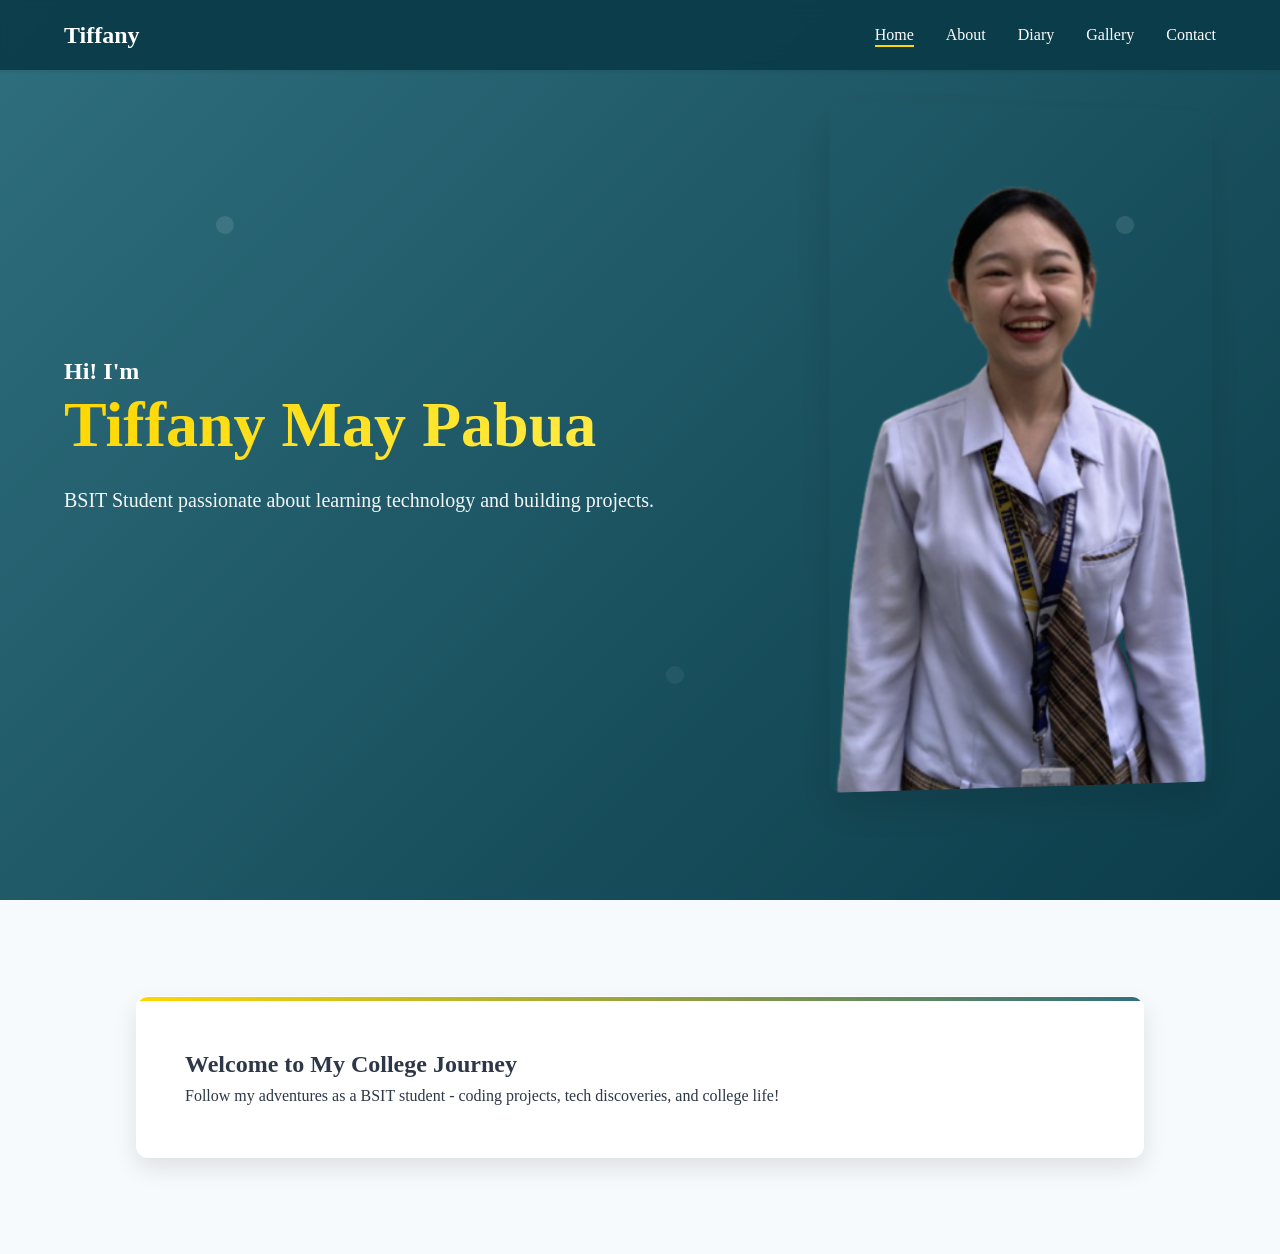
<file: index.html>
<!DOCTYPE html>
<html lang="en">
<head>
    <meta charset="UTF-8">
    <meta name="viewport" content="width=device-width, initial-scale=1.0">
    <title>Tiffany's College Diary</title>
    <link rel="stylesheet" href="style.css">
    <link href="https://fonts.googleapis.com/css2?family=Poppins:wght@300;400;500;600;700&display=swap" rel="stylesheet">
</head>
<body>
    <!-- Navbar -->
    <nav class="navbar">
        <h1 class="logo">Tiffany</h1>
        <ul>
            <li><a href="index.html" class="active">Home</a></li>
            <li><a href="about.html">About</a></li>
            <li><a href="diary.html">Diary</a></li>
            <li><a href="gallery.html">Gallery</a></li>
            <li><a href="contact.html">Contact</a></li>
        </ul>
    </nav>

    <!-- Hero Section -->
    <section class="hero">
        <div class="hero-text">
            <h2>Hi! I'm</h2>
            <h1>Tiffany May Pabua</h1>
            <p>BSIT Student passionate about learning technology and building projects.</p>
    
        </div>
        <div class="hero-image">
            <img src="download.png" alt="Tiffany May Pabua - BSIT Student">
        </div>
    </section>

    <!-- Quick About -->
    <div class="container">
        <div class="card">
            <h2>Welcome to My College Journey</h2>
            <p>Follow my adventures as a BSIT student - coding projects, tech discoveries, and college life!</p>
        </div>
    </div>
</body>
</html>
</file>
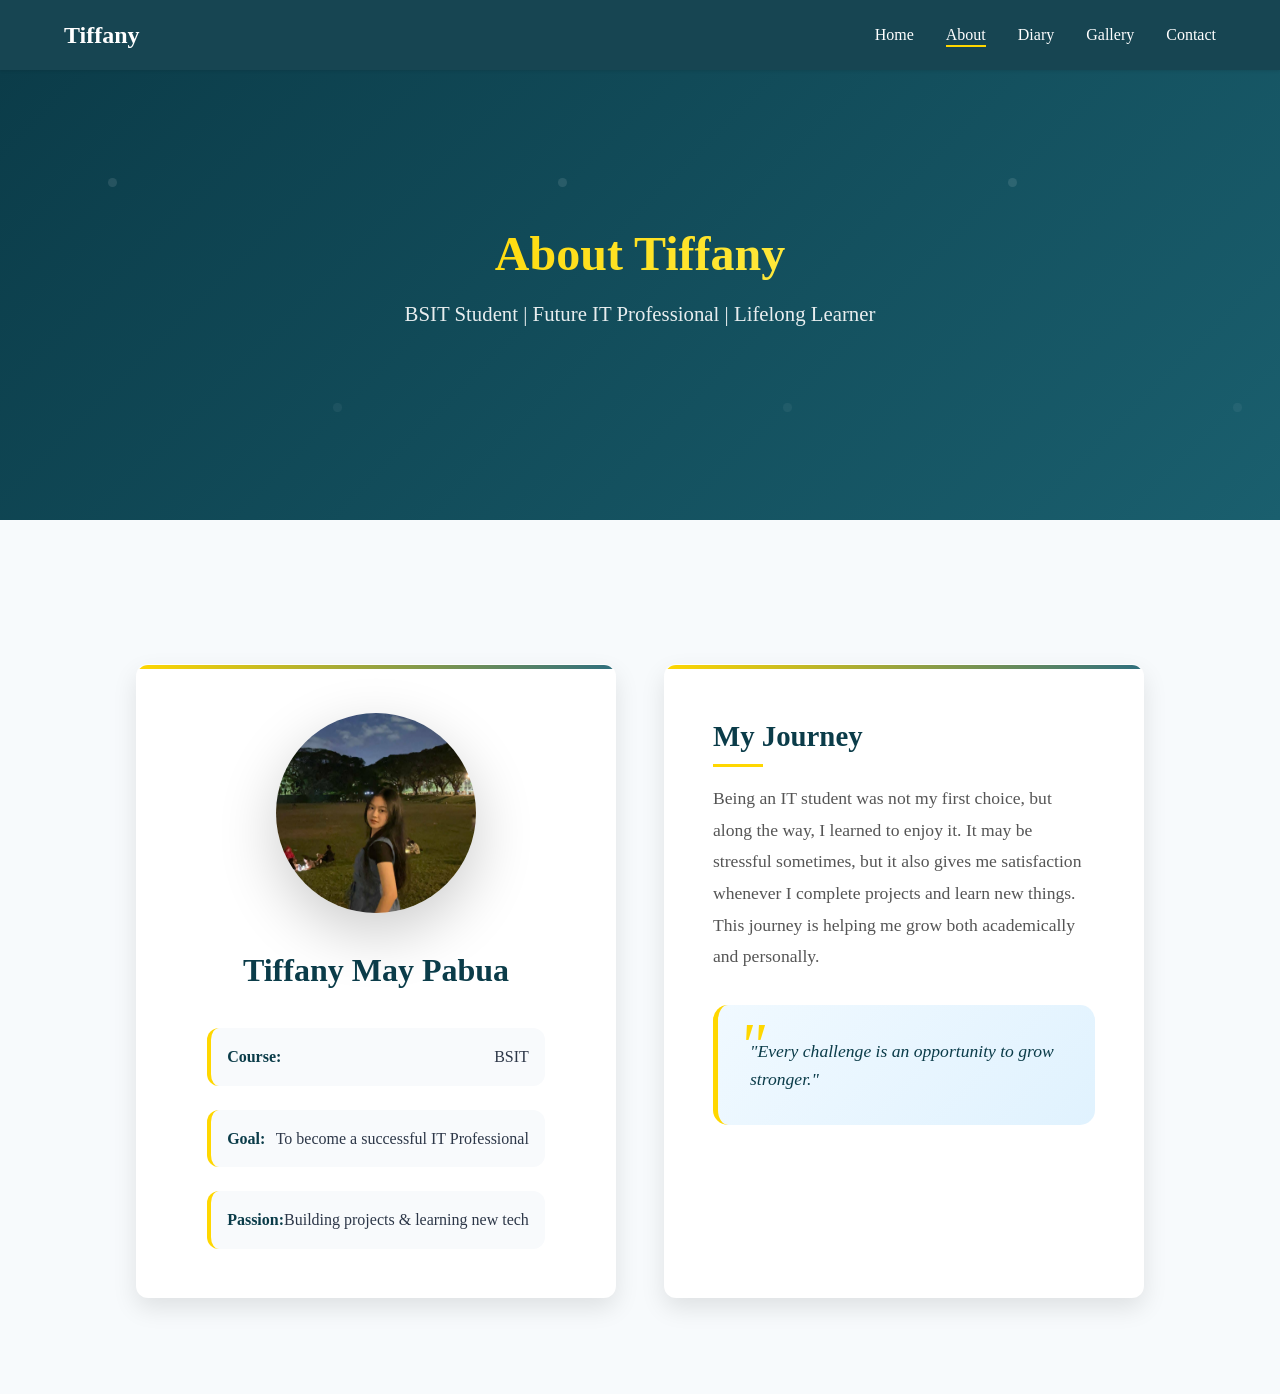
<file: about.html>
<!DOCTYPE html>
<html lang="en">
<head>
    <meta charset="UTF-8">
    <meta name="viewport" content="width=device-width, initial-scale=1.0">
    <title>About Me - Tiffany</title>
    <link rel="stylesheet" href="style.css">
    <link href="https://fonts.googleapis.com/css2?family=Poppins:wght@300;400;500;600;700&display=swap" rel="stylesheet">
</head>
<body>
    <!-- Navbar -->
    <nav class="navbar">
        <h1 class="logo">Tiffany</h1>
        <ul>
            <li><a href="index.html">Home</a></li>
            <li><a href="about.html" class="active">About</a></li>
            <li><a href="diary.html">Diary</a></li>
            <li><a href="gallery.html">Gallery</a></li>
            <li><a href="contact.html">Contact</a></li>
        </ul>
    </nav>

    <!-- Hero Header -->
    <section class="hero hero-about">
        <div class="hero-text">
            <h1>About Tiffany</h1>
            <p>BSIT Student | Future IT Professional | Lifelong Learner</p>
        </div>
    </section>

    <!-- About Content -->
    <div class="container">
        <div class="about-grid">
            <!-- Profile Card -->
            <div class="card profile-card">
                <div class="profile-image">
                    <img src="profifle.jpg" alt="Tiffany Pabua">
                </div>
                <div class="profile-info">
                    <h2>Tiffany May Pabua</h2>
                    <div class="info-list">
                        <div class="info-item">
                            <strong>Course:</strong>
                            <span>BSIT</span>
                        </div>
                        <div class="info-item">
                            <strong>Goal:</strong>
                            <span>To become a successful IT Professional</span>
                        </div>
                        <div class="info-item">
                            <strong>Passion:</strong>
                            <span>Building projects & learning new tech</span>
                        </div>
                    </div>
                </div>
            </div>

            <!-- Story Card -->
            <div class="card story-card">
                <h3>My Journey</h3>
                <p>
                    Being an IT student was not my first choice, but along the way, 
                    I learned to enjoy it. It may be stressful sometimes, but it also 
                    gives me satisfaction whenever I complete projects and learn new things. 
                    This journey is helping me grow both academically and personally.
                </p>
                <blockquote>
                    "Every challenge is an opportunity to grow stronger."
                </blockquote>
                
            </div>
        </div>
    </div>
</body>
</html>
</file>
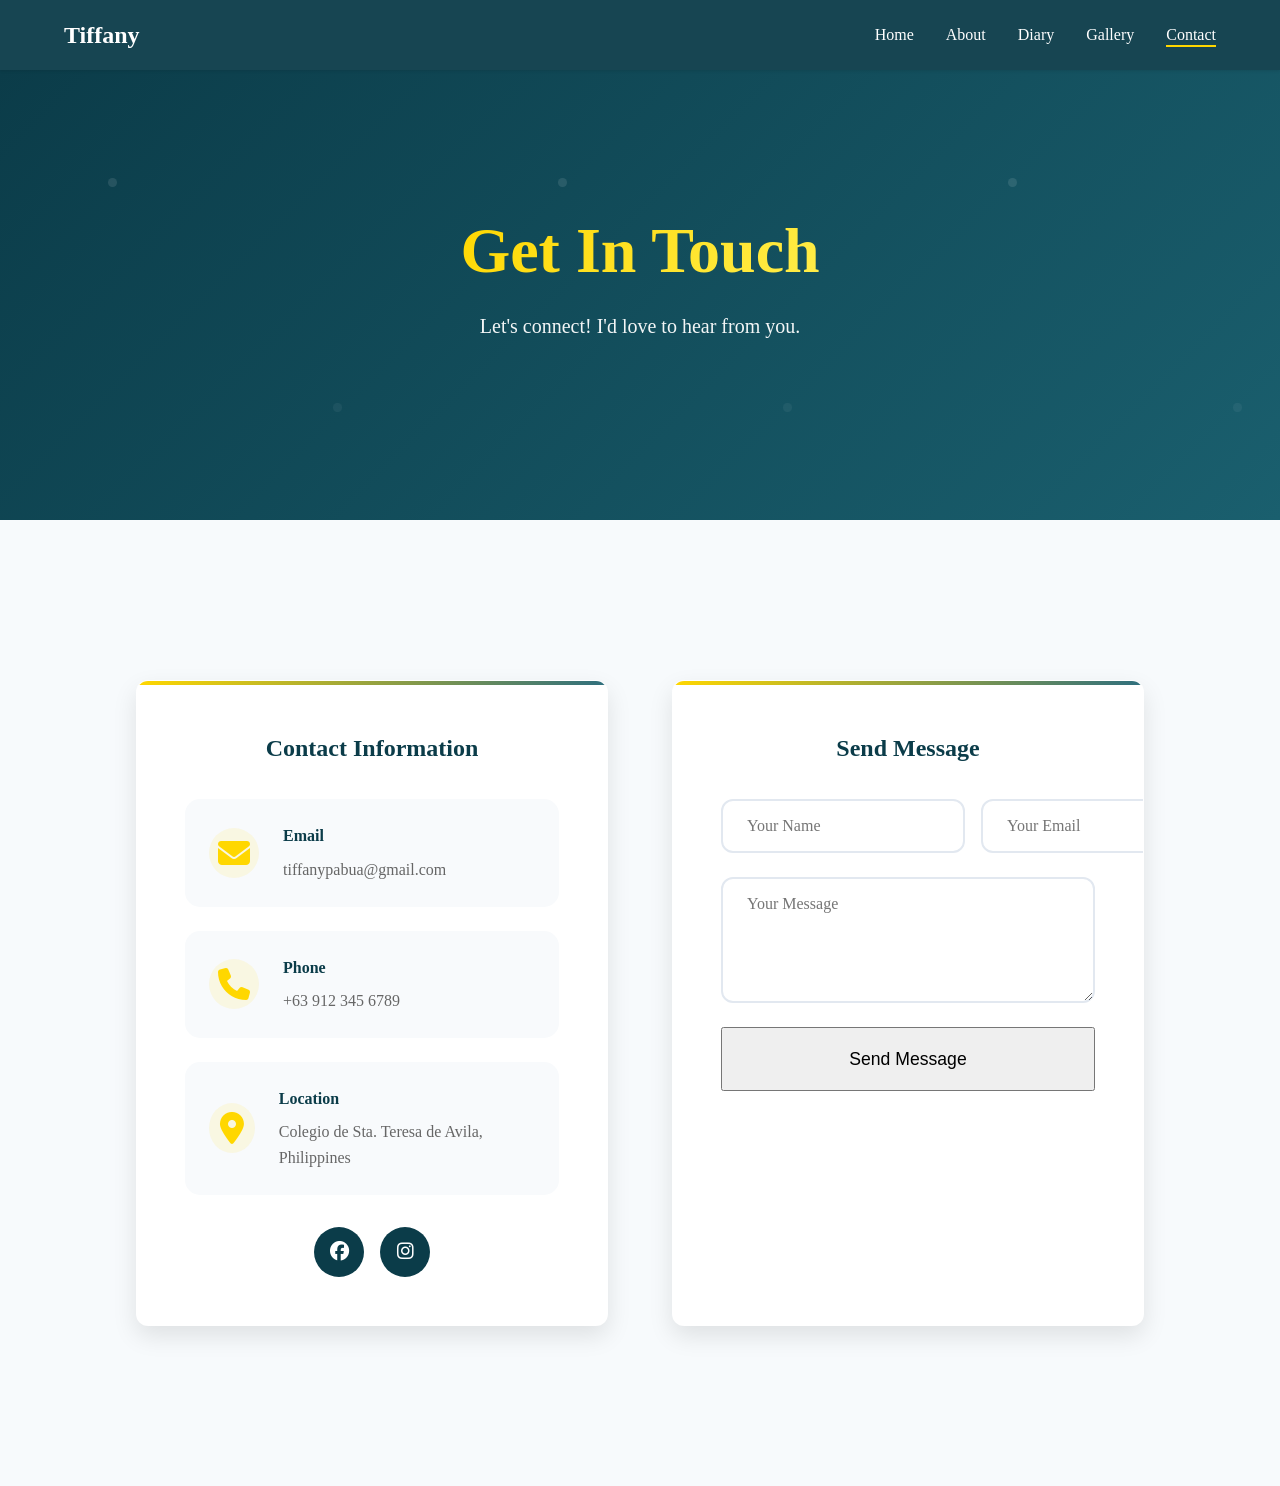
<file: contact.html>
<!DOCTYPE html>
<html lang="en">
<head>
    <meta charset="UTF-8">
    <meta name="viewport" content="width=device-width, initial-scale=1.0">
    <title>Contact - Tiffany</title>
    <link rel="stylesheet" href="style.css">
    <link href="https://fonts.googleapis.com/css2?family=Poppins:wght@300;400;500;600;700&display=swap" rel="stylesheet">
    <link rel="stylesheet" href="https://cdnjs.cloudflare.com/ajax/libs/font-awesome/6.4.0/css/all.min.css">
</head>
<body>
    <!-- Navbar -->
    <nav class="navbar">
        <h1 class="logo">Tiffany</h1>
        <ul>
            <li><a href="index.html">Home</a></li>
            <li><a href="about.html">About</a></li>
            <li><a href="diary.html">Diary</a></li>
            <li><a href="gallery.html">Gallery</a></li>
            <li><a href="contact.html" class="active">Contact</a></li>
        </ul>
    </nav>

    <!-- Hero Header -->
    <section class="hero hero-contact">
        <div class="hero-text">
            <h1>Get In Touch</h1>
            <p>Let's connect! I'd love to hear from you.</p>
        </div>
    </section>

    <!-- Contact Section -->
    <div class="container">
        <div class="contact-grid">
            <!-- Contact Info -->
            <div class="card contact-info">
                <h2>Contact Information</h2>
                <div class="contact-item">
                    <i class="fas fa-envelope"></i>
                    <div>
                        <h4>Email</h4>
                        <p>tiffanypabua@gmail.com</p>
                    </div>
                </div>
                <div class="contact-item">
                    <i class="fas fa-phone"></i>
                    <div>
                        <h4>Phone</h4>
                        <p>+63 912 345 6789</p>
                    </div>
                </div>
                <div class="contact-item">
                    <i class="fas fa-map-marker-alt"></i>
                    <div>
                        <h4>Location</h4>
                        <p>Colegio de Sta. Teresa de Avila, Philippines</p>
                    </div>
                </div>
                <div class="social-links">
                    <a href="#" class="social-btn"><i class="fab fa-facebook"></i></a>
                    <a href="#" class="social-btn"><i class="fab fa-instagram"></i></a>
                </div>
            </div>

            <!-- Contact Form -->
           <div class="card contact-form-card">
    <h2>Send Message</h2>
    <form class="contact-form" id="contactForm">
        <div class="form-group">
            <input type="text" name="name" placeholder="Your Name" required>
            <input type="email" name="email" placeholder="Your Email" required>
        </div>
        
        <div class="form-group">
            <textarea name="message" placeholder="Your Message" rows="5" required></textarea>
        </div>
        <button type="submit" class="cta-btn full-width">Send Message</button>
        <div id="formMessage" style="margin-top: 1rem; display: none;"></div>
    </form>
</div>
        </div>

</body>
</html>
</file>
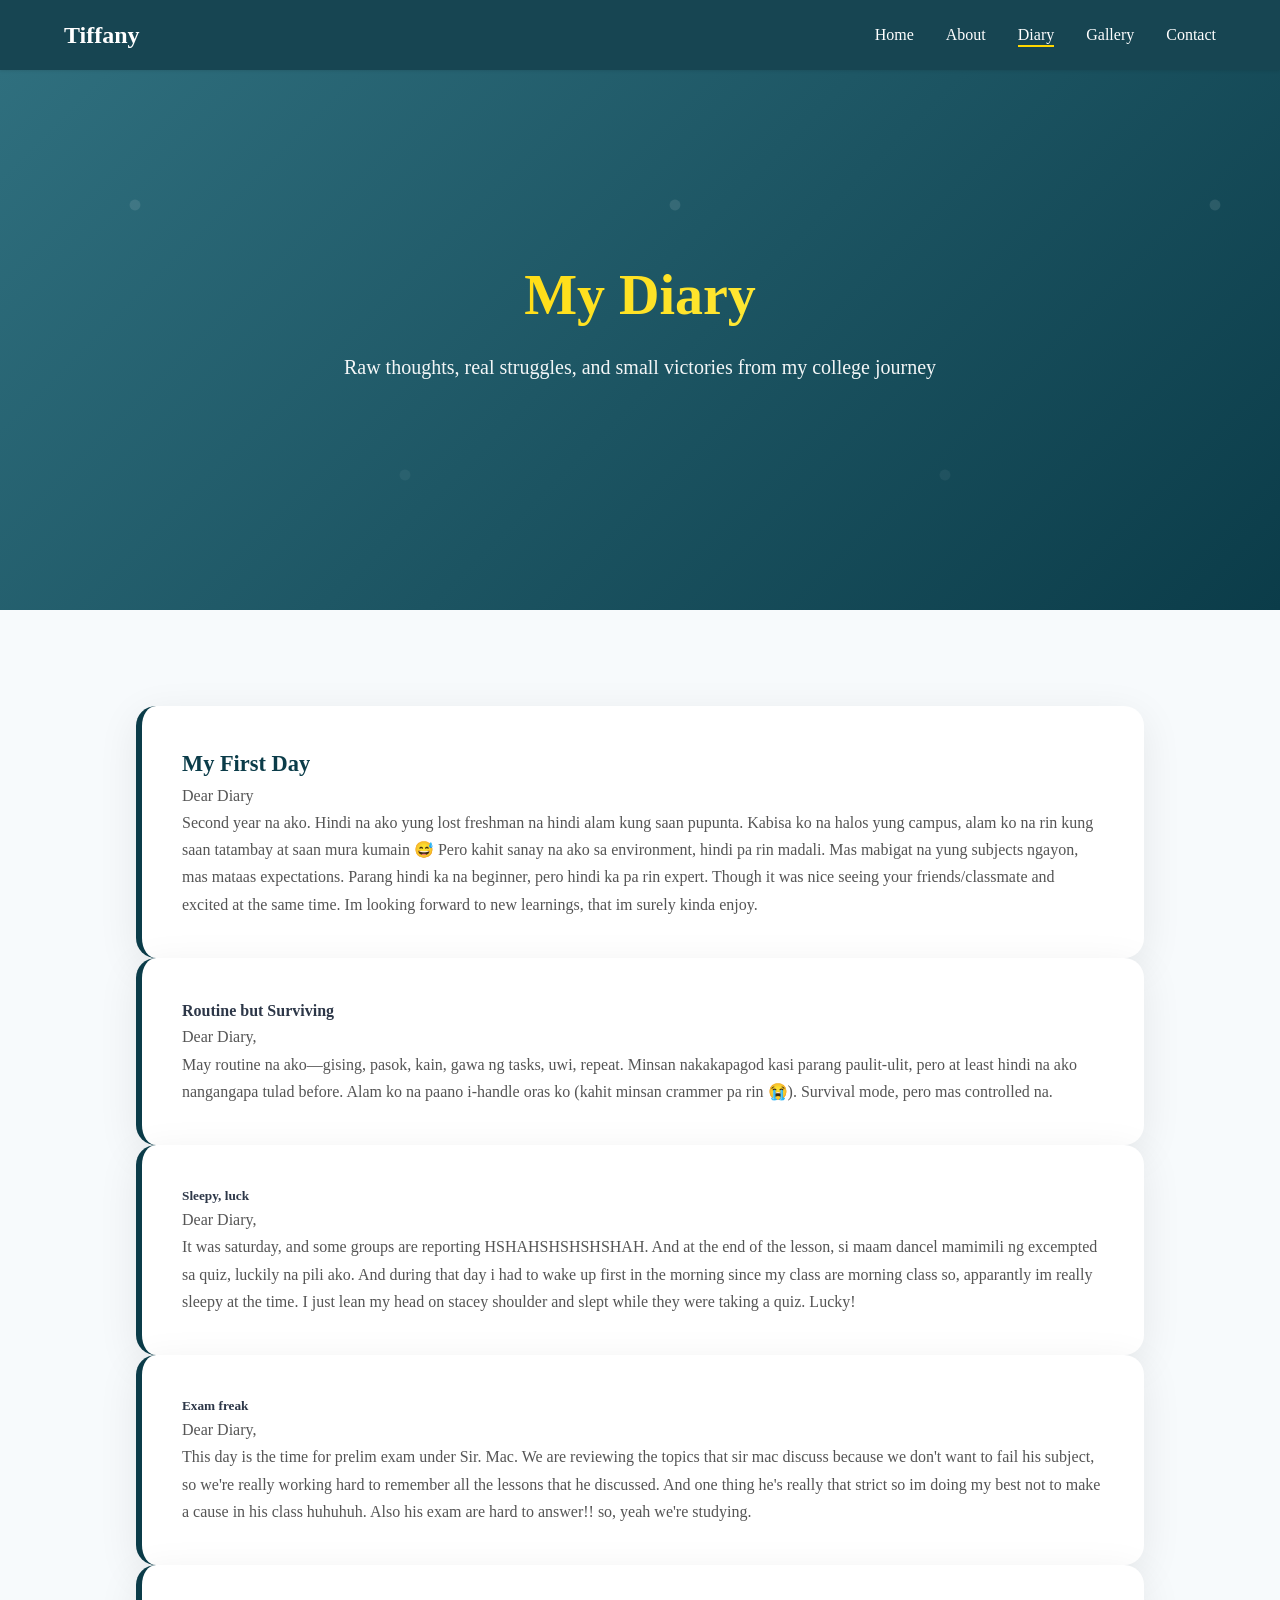
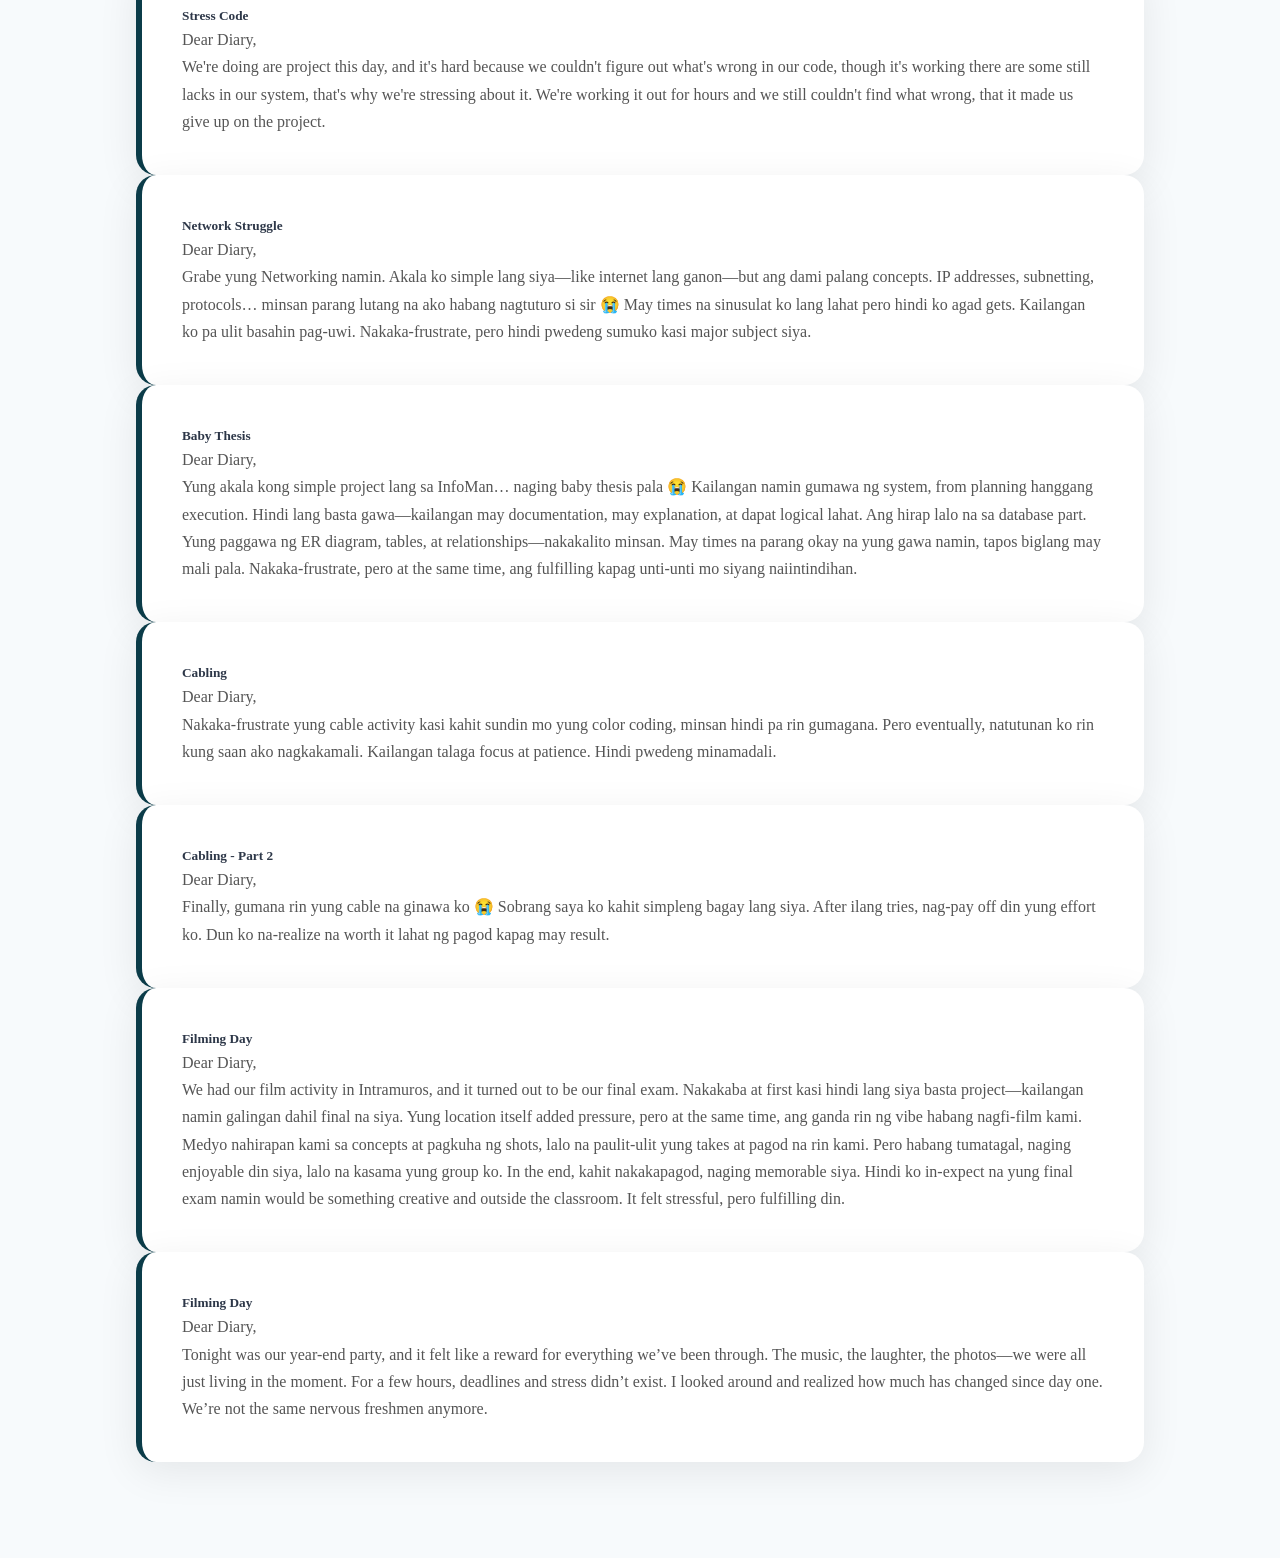
<file: diary.html>
<!DOCTYPE html>
<html lang="en">
<head>
    <meta charset="UTF-8">
    <meta name="viewport" content="width=device-width, initial-scale=1.0">
    <title>My Diary - Tiffany</title>
    <link rel="stylesheet" href="style.css">
    <link href="https://fonts.googleapis.com/css2?family=Poppins:wght@300;400;500;600;700&display=swap" rel="stylesheet">
</head>
<body>
    <!-- Navbar -->
    <nav class="navbar">
        <h1 class="logo">Tiffany</h1>
        <ul>
            <li><a href="index.html">Home</a></li>
            <li><a href="about.html">About</a></li>
            <li><a href="diary.html" class="active">Diary</a></li>
            <li><a href="gallery.html">Gallery</a></li>
            <li><a href="contact.html">Contact</a></li>
        </ul>
    </nav>

    <!-- Hero Header -->
    <section class="hero hero-diary">
        <div class="hero-text">
            <h1>My Diary</h1>
            <p>Raw thoughts, real struggles, and small victories from my college journey</p>
        </div>
    </section>

<div class="container">

<div class="diary-entry">
<h3>My First Day</h3>
<p>Dear Diary </p>
<p>Second year na ako. Hindi na ako yung lost freshman na hindi alam kung saan pupunta. Kabisa ko na halos yung campus, alam ko na rin kung saan tatambay at saan mura kumain
😅 Pero kahit sanay na ako sa environment, hindi pa rin madali. Mas mabigat na yung subjects ngayon, mas mataas expectations.
 Parang hindi ka na beginner, pero hindi ka pa rin expert. Though it was nice seeing your friends/classmate and excited at the same time. Im looking forward to new learnings, that im surely kinda enjoy.</p>
</div>

<div class="diary-entry">
<h4>Routine but Surviving</h4>
<p>Dear Diary,</p>
<p> May routine na ako—gising, pasok, kain, gawa ng tasks, uwi, repeat. Minsan nakakapagod kasi parang paulit-ulit, pero at least hindi na ako nangangapa tulad before. 
Alam ko na paano i-handle oras ko (kahit minsan crammer pa rin 😭). Survival mode, pero mas controlled na.</p>
</div>

<div class="diary-entry">
<h5>Sleepy, luck</h5>
<p>Dear Diary,</p>
<p>It was saturday, and some groups are reporting HSHAHSHSHSHSHAH. And at the end of the lesson, si maam dancel mamimili ng excempted sa quiz, luckily na pili ako. 
And during that day i had to wake up first in the morning since my class are morning class so, apparantly im really sleepy at the time.
I just lean my head on stacey shoulder and slept while they were taking a quiz. Lucky!</p>
</div>

<div class="diary-entry">
<h5>Exam freak</h5>
<p>Dear Diary,</p>
<p>This day is the time for prelim exam under Sir. Mac. We are reviewing the topics that sir mac discuss because we don't want to fail his subject, so we're really working hard to remember all the lessons that he discussed.
 And one thing he's really that strict so im doing my best not to make a cause in his class huhuhuh. Also his exam are hard to answer!! so, yeah we're studying.</p>
</div>

<div class="diary-entry">
<h5>Stress Code</h5>
<p>Dear Diary,</p>
<p> We're doing are project this day, and it's hard because we couldn't figure out what's wrong in our code, though it's working there are some still lacks in our system, that's why we're stressing about it. We're working it out for hours and we still couldn't find what wrong, that it made us give up on the project.</p>
</div>

<div class="diary-entry">
<h5>Network Struggle</h5>
<p>Dear Diary,</p>
<p> Grabe yung Networking namin. Akala ko simple lang siya—like internet lang ganon—but ang dami palang concepts. IP addresses, subnetting, protocols… minsan parang lutang na ako habang nagtuturo si sir 😭 
May times na sinusulat ko lang lahat pero hindi ko agad gets. Kailangan ko pa ulit basahin pag-uwi. Nakaka-frustrate, pero hindi pwedeng sumuko kasi major subject siya.</p>
</div>

<div class="diary-entry">
<h5>Baby Thesis</h5>
<p>Dear Diary,</p>
<p>Yung akala kong simple project lang sa InfoMan… naging baby thesis pala 😭 Kailangan namin gumawa ng system, from planning hanggang execution. Hindi lang basta gawa—kailangan may documentation, may explanation, at dapat logical lahat.
 Ang hirap lalo na sa database part. Yung paggawa ng ER diagram, tables, at relationships—nakakalito minsan. May times na parang okay na yung gawa namin, tapos biglang may mali pala. Nakaka-frustrate, pero at the same time, ang fulfilling kapag unti-unti mo siyang naiintindihan.</p>
</div>

<div class="diary-entry">
<h5>Cabling</h5>
<p>Dear Diary,</p>
<p>Nakaka-frustrate yung cable activity kasi kahit sundin mo yung color coding, minsan hindi pa rin gumagana. Pero eventually, natutunan ko rin kung saan ako nagkakamali. Kailangan talaga focus at patience. Hindi pwedeng minamadali.</p>
</div>

<div class="diary-entry">
<h5>Cabling - Part 2</h5>
<p>Dear Diary,</p>
<p>Finally, gumana rin yung cable na ginawa ko 😭 Sobrang saya ko kahit simpleng bagay lang siya. After ilang tries, nag-pay off din yung effort ko. Dun ko na-realize na worth it lahat ng pagod kapag may result.</p>
</div>

<div class="diary-entry">
<h5>Filming Day</h5>
<p>Dear Diary,</p>
<p>We had our film activity in Intramuros, and it turned out to be our final exam. Nakakaba at first kasi hindi lang siya basta project—kailangan namin galingan dahil final na siya. Yung location itself added pressure, pero at the same time, ang ganda rin ng vibe habang nagfi-film kami.
Medyo nahirapan kami sa concepts at pagkuha ng shots, lalo na paulit-ulit yung takes at pagod na rin kami. Pero habang tumatagal, naging enjoyable din siya, lalo na kasama yung group ko.
In the end, kahit nakakapagod, naging memorable siya. Hindi ko in-expect na yung final exam namin would be something creative and outside the classroom. It felt stressful, pero fulfilling din.</p>
</div>
 
<div class="diary-entry">
<h5>Filming Day</h5>
<p>Dear Diary,</p>
<p>Tonight was our year-end party, and it felt like a reward for everything we’ve been through. The music, the laughter, the photos—we were all just living in the moment. For a few hours, deadlines and stress didn’t exist.
I looked around and realized how much has changed since day one. We’re not the same nervous freshmen anymore.</p>
</div>
 

</body>
</html>
</file>
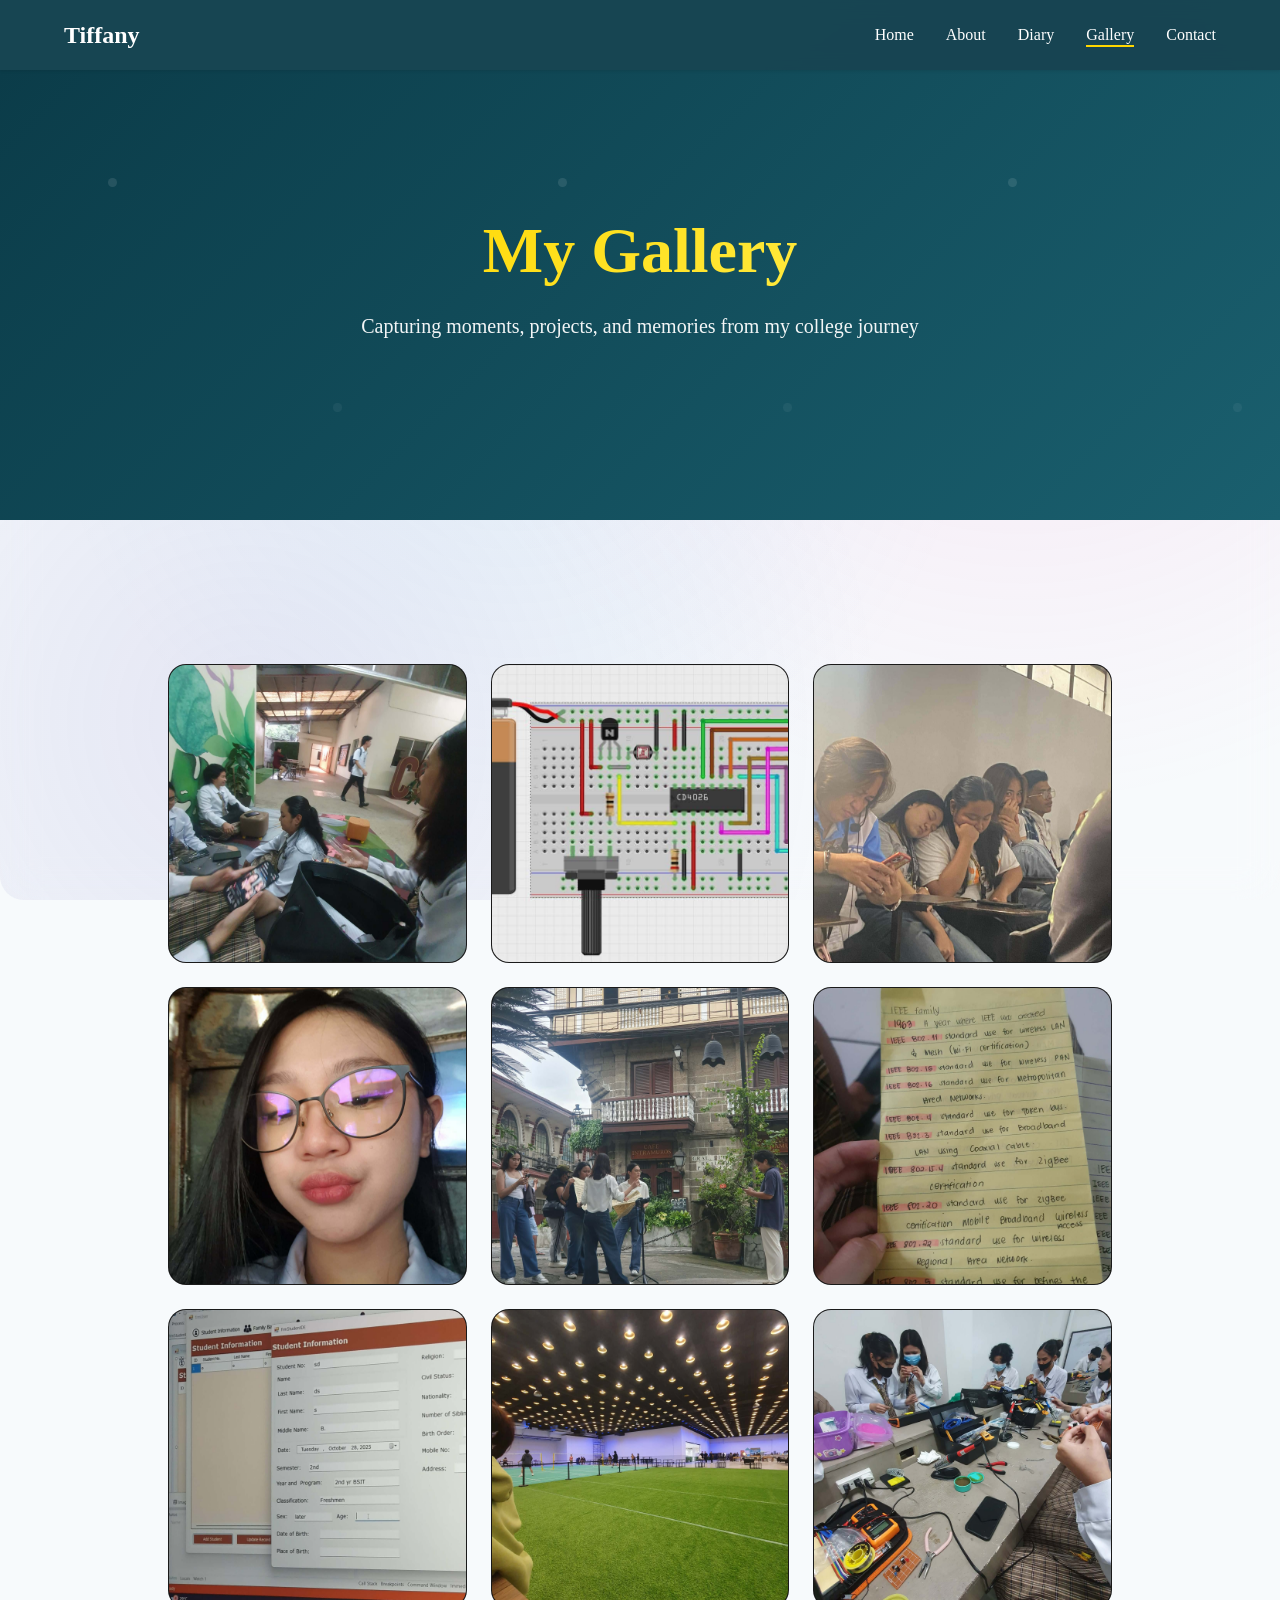
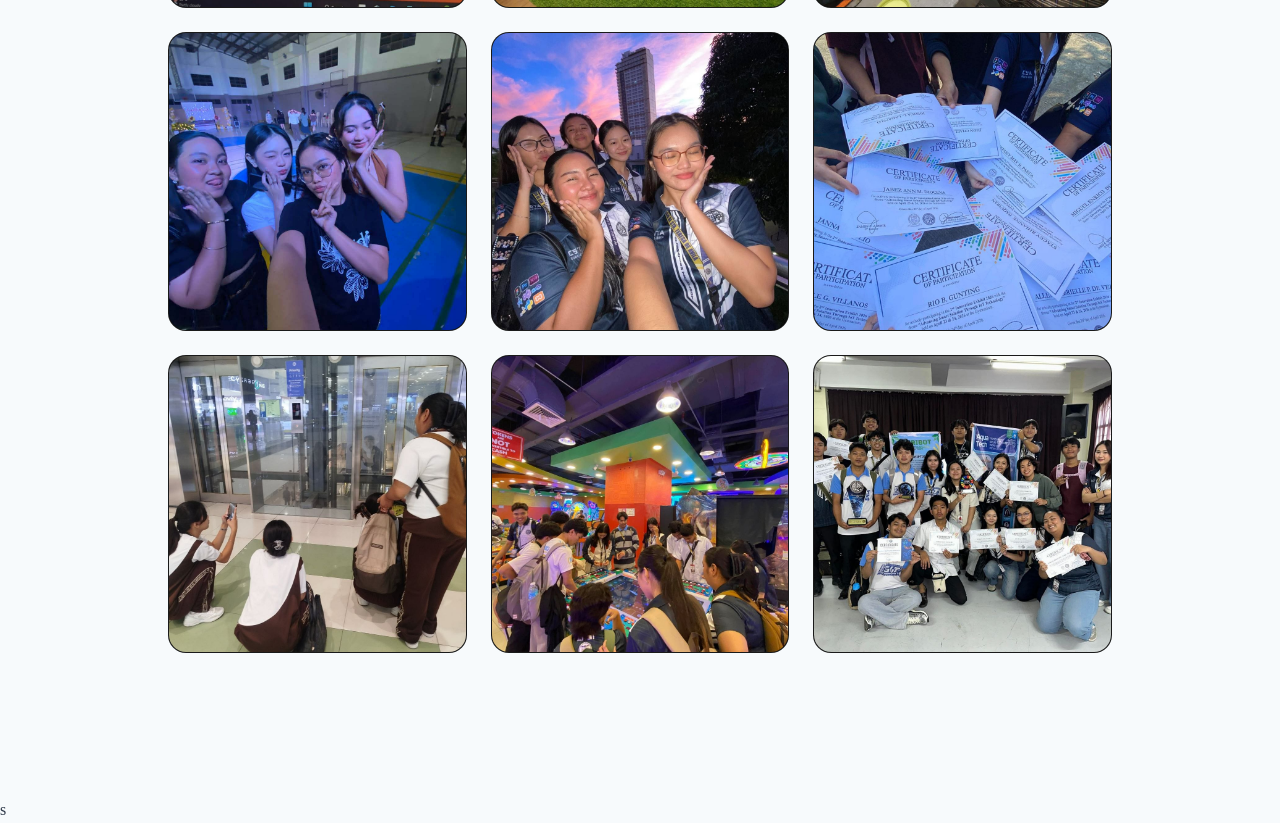
<file: gallery.html>
<!DOCTYPE html>
<html lang="en">
<head>
    <meta charset="UTF-8">
    <meta name="viewport" content="width=device-width, initial-scale=1.0">
    <title>Gallery - Tiffany</title>
    <link rel="stylesheet" href="style.css">
    <link href="https://fonts.googleapis.com/css2?family=Poppins:wght@300;400;500;600;700&display=swap" rel="stylesheet">
</head>
<body>
    <!-- Navbar -->
    <nav class="navbar">
        <h1 class="logo">Tiffany</h1>
        <ul>
            <li><a href="index.html">Home</a></li>
            <li><a href="about.html">About</a></li>
            <li><a href="diary.html">Diary</a></li>
            <li><a href="gallery.html" class="active">Gallery</a></li>
            <li><a href="contact.html">Contact</a></li>
        </ul>
    </nav>

    <!-- Hero Header -->
    <section class="hero hero-gallery">
        <div class="hero-text">
            <h1>My Gallery</h1>
            <p>Capturing moments, projects, and memories from my college journey</p>
        </div>
    </section>

    <!-- Gallery Grid -->
    <div class="container">
        <div class="gallery-grid">
            <div class="gallery-item">
                <img src="pic5.jpg" alt="College moment 1" loading="lazy">
            </div>

            <div class="gallery-item">
                <img src="pic11.jpg" alt="College moment 2" loading="lazy">
            </div>

            <div class="gallery-item">
                <img src="pic10.jpg" alt="College moment 3" loading="lazy">
            </div>

            <div class="gallery-item">
                <img src="pic9.jpg" alt="College moment 4" loading="lazy">
            </div>

            <div class="gallery-item">
                <img src="pic8.jpg" alt="College moment 5" loading="lazy">               
            </div>

            <div class="gallery-item">
                <img src="pic7.jpg" alt="College moment 6" loading="lazy">                  
            </div>
            
            <div class="gallery-item">
                <img src="pic6.jpg" alt="College moment 7" loading="lazy">               
            </div>

            <div class="gallery-item">
                <img src="pic4.jpg" alt="College moment 8" loading="lazy">
            </div>

            <div class="gallery-item wide">
                <img src="pic3.jpg" alt="Screenshot project" loading="lazy">
            </div>

            <div class="gallery-item wide">
                <img src="pic2.jpg" alt="Screenshot project 2" loading="lazy">
            </div>

            <div class="gallery-item wide">
                <img src="pic12.jpg" alt="Screenshot project 2" loading="lazy">
            </div>

            <div class="gallery-item wide">
                <img src="pic13.jpg" alt="Screenshot project 2" loading="lazy">
            </div>

            <div class="gallery-item wide">
                <img src="pic15.jpg" alt="Screenshot project 2" loading="lazy">
            </div>

            <div class="gallery-item wide">
                <img src="pic16.jpg" alt="Screenshot project 2" loading="lazy">
            </div>

            <div class="gallery-item wide">
                <img src="pic17.jpg" alt="Screenshot project 2" loading="lazy">
            </div>

        </div>
    </div>
</body>s
</html>
</file>
<file: style.css>
* {
  margin: 0;
  padding: 0;
  box-sizing: border-box;
}

:root {
  --primary: #0b3c49;
  --primary-light: #2f6f7e;
  --accent: #ffd700;
  --text-dark: #2d3748;
  --text-light: #4a5568;
  --bg-light: #f7fafc;
  --white: #ffffff;
  --shadow-sm: 0 1px 3px rgba(0,0,0,0.1);
  --shadow-md: 0 10px 25px rgba(0,0,0,0.1);
  --shadow-lg: 0 20px 40px rgba(0,0,0,0.12);
  --border-radius: 12px;
  --transition: all 0.3s cubic-bezier(0.4, 0, 0.2, 1);
}

html {
  scroll-behavior: smooth;
}

body {
  background: var(--bg-light);
  color: var(--text-dark);
  line-height: 1.6;
  overflow-x: hidden;
}

/* NAVBAR */
.navbar {
  position: fixed;
  top: 0;
  left: 0;
  right: 0;
  background: rgba(11, 60, 73, 0.95);
  backdrop-filter: blur(10px);
  z-index: 1000;
  padding: 1rem 5%;
  display: flex;
  justify-content: space-between;
  align-items: center;
  box-shadow: var(--shadow-sm);
  transition: var(--transition);
}

.navbar.scrolled {
  background: rgba(11, 60, 73, 1);
  padding: 0.75rem 5%;
}

.navbar .logo {
  font-size: 1.5rem;
  font-weight: 700;
  color: var(--white);
  text-decoration: none;
}

.navbar ul {
  list-style: none;
  display: flex;
  gap: 2rem;
}

.navbar ul li a {
  text-decoration: none;
  color: var(--white);
  font-weight: 500;
  position: relative;
  transition: var(--transition);
}

.navbar ul li a::after {
  content: '';
  position: absolute;
  bottom: -4px;
  left: 0;
  width: 0;
  height: 2px;
  background: var(--accent);
  transition: var(--transition);
}

.navbar ul li a:hover::after,
.navbar ul li a.active::after {
  width: 100%;
}

.navbar ul li a:hover {
  color: var(--accent);
  transform: translateY(-1px);
}

/* HERO SECTION */
.hero {
  min-height: 100vh;
  display: flex;
  align-items: center;
  justify-content: space-between;
  padding: 0 clamp(2rem, 5vw, 6rem);
  background: linear-gradient(135deg, var(--primary-light) 0%, var(--primary) 100%);
  color: var(--white);
  position: relative;
  overflow: hidden;
}

.hero::before {
  content: '';
  position: absolute;
  top: 0;
  left: 0;
  right: 0;
  bottom: 0;
  background: url('data:image/svg+xml,<svg xmlns="http://www.w3.org/2000/svg" viewBox="0 0 100 100"><defs><pattern id="grain" width="100" height="100" patternUnits="userSpaceOnUse"><circle cx="25" cy="25" r="1" fill="rgba(255,255,255,0.1)"/><circle cx="75" cy="75" r="1" fill="rgba(255,255,255,0.05)"/></pattern></defs><rect width="100" height="100" fill="url(%23grain)"/></svg>');
  pointer-events: none;
}

.hero-content {
  max-width: 50%;
  z-index: 2;
}

.hero-text h1 {
  font-size: clamp(2.5rem, 5vw, 4rem);
  font-weight: 800;
  line-height: 1.1;
  margin-bottom: 1.5rem;
  background: linear-gradient(135deg, var(--accent), #ffed4a);
  -webkit-background-clip: text;
  -webkit-text-fill-color: transparent;
  background-clip: text;
}

.hero-text p {
  font-size: 1.25rem;
  margin-bottom: 2rem;
  opacity: 0.95;
}

.cta-button {
  display: inline-flex;
  align-items: center;
  gap: 0.75rem;
  padding: 1rem 2.5rem;
  background: var(--accent);
  color: var(--primary);
  font-weight: 600;
  text-decoration: none;
  border-radius: var(--border-radius);
  box-shadow: var(--shadow-lg);
  transition: var(--transition);
  position: relative;
  overflow: hidden;
}

.cta-button::before {
  content: '';
  position: absolute;
  top: 0;
  left: -100%;
  width: 100%;
  height: 100%;
  background: linear-gradient(90deg, transparent, rgba(255,255,255,0.3), transparent);
  transition: var(--transition);
}

.cta-button:hover::before {
  left: 100%;
}

.cta-button:hover {
  transform: translateY(-3px);
  box-shadow: 0 25px 50px rgba(255, 215, 0, 0.4);
}

.hero-image {
  position: relative;
  z-index: 2;
}

.hero img {
  width: clamp(250px, 30vw, 400px);
  height: auto;
  border-radius: var(--border-radius);
  box-shadow: var(--shadow-lg);
  transform: perspective(1000px) rotateY(5deg);
  transition: var(--transition);
}

.hero img:hover {
  transform: perspective(1000px) rotateY(0deg) scale(1.05);
}

/* CONTAINER & CARDS */
.container {
  padding: clamp(3rem, 8vw, 6rem);
  max-width: 1200px;
  margin: 0 auto;
}

.section-title {
  text-align: center;
  font-size: clamp(2rem, 4vw, 3rem);
  margin-bottom: 4rem;
  background: linear-gradient(135deg, var(--primary), var(--primary-light));
  -webkit-background-clip: text;
  -webkit-text-fill-color: transparent;
  background-clip: text;
}

.card {
  background: var(--white);
  padding: clamp(2rem, 4vw, 3rem);
  border-radius: var(--border-radius);
  box-shadow: var(--shadow-md);
  transition: var(--transition);
  border: 1px solid rgba(255,255,255,0.2);
  position: relative;
  overflow: hidden;
}

.card::before {
  content: '';
  position: absolute;
  top: 0;
  left: 0;
  right: 0;
  height: 4px;
  background: linear-gradient(90deg, var(--accent), var(--primary-light));
}

.card:hover {
  transform: translateY(-10px);
  box-shadow: var(--shadow-lg);
}

/* DIARY ENTRIES */
.diary-grid {
  display: grid;
  grid-template-columns: repeat(auto-fit, minmax(350px, 1fr));
  gap: 2rem;
  margin-top: 3rem;
}

.diary-entry {
  background: var(--white);
  margin-bottom: 0;
  padding: 2rem;
  border-radius: var(--border-radius);
  border-left: 5px solid var(--primary);
  box-shadow: var(--shadow-sm);
  transition: var(--transition);
  position: relative;
  overflow: hidden;
}

.diary-entry::before {
  content: '';
  position: absolute;
  top: 0;
  left: 0;
  right: 0;
  height: 3px;
  background: var(--accent);
  transform: scaleX(0);
  transition: var(--transition);
}

.diary-entry:hover::before {
  transform: scaleX(1);
}

.diary-entry:hover {
  border-left-width: 8px;
  box-shadow: var(--shadow-md);
  transform: translateX(8px);
}

.diary-entry h3 {
  margin-bottom: 1rem;
  color: var(--primary);
  font-size: 1.25rem;
  font-weight: 600;
}

.diary-entry p {
  color: var(--text-light);
  line-height: 1.7;
}

.date-badge {
  display: inline-flex;
  align-items: center;
  gap: 0.5rem;
  padding: 0.25rem 0.75rem;
  background: linear-gradient(135deg, var(--primary-light), var(--primary));
  color: var(--white);
  border-radius: 20px;
  font-size: 0.875rem;
  font-weight: 500;
  margin-bottom: 1rem;
}

/* RESPONSIVE */
@media (max-width: 768px) {
  .navbar {
    padding: 1rem 2rem;
  }
  
  .navbar ul {
    gap: 1rem;
  }
  
  .hero {
    flex-direction: column;
    text-align: center;
    padding: 120px 2rem 4rem;
    gap: 3rem;
  }
  
  .hero-content {
    max-width: 100%;
  }
  
  .container {
    padding: 2rem 1.5rem;
  }
  
  .diary-grid {
    grid-template-columns: 1fr;
    gap: 1.5rem;
  }
}

@media (max-width: 480px) {
  .navbar ul {
    display: none;
  }
  
  .hero-text h1 {
    font-size: 2rem;
  }
}

/* ANIMATIONS */
@keyframes fadeInUp {
  from {
    opacity: 0;
    transform: translateY(30px);
  }
  to {
    opacity: 1;
    transform: translateY(0);
  }
}

.fade-in-up {
  animation: fadeInUp 0.8s ease-out forwards;
}

/* SCROLL INDICATOR */
.progress-bar {
  position: fixed;
  top: 0;
  left: 0;
  height: 4px;
  background: var(--accent);
  z-index: 1001;
  transform-origin: left;
  transition: transform 0.1s;
}
/* ABOUT PAGE STYLES */
.hero-about {
  min-height: 50vh;
  margin-top: 70px;
  background: linear-gradient(135deg, var(--primary), #1a5f6e);
  text-align: center;
  justify-content: center;
}

.hero-about .hero-text {
  max-width: 100%;
}

.hero-about h1 {
  font-size: 3rem;
  background: linear-gradient(135deg, var(--accent), #ffed4a);
  -webkit-background-clip: text;
  -webkit-text-fill-color: transparent;
  margin-bottom: 1rem;
}

.hero-about p {
  font-size: 1.3rem;
  opacity: 0.9;
}

/* ABOUT GRID */
.about-grid {
  display: grid;
  grid-template-columns: 1fr 1fr;
  gap: 3rem;
  margin-top: 3rem;
}

.profile-card {
  display: flex;
  flex-direction: column;
  align-items: center;
  text-align: center;
  padding: 3rem 2rem;
}

.profile-image {
  width: 200px;
  height: 200px;
  margin-bottom: 2rem;
  border-radius: 50%;
  overflow: hidden;
  box-shadow: 0 20px 60px rgba(0,0,0,0.2);
}

.profile-image img {
  width: 100%;
  height: 100%;
  object-fit: cover;
}

.profile-info h2 {
  color: var(--primary);
  font-size: 2rem;
  margin-bottom: 2rem;
}

.info-list {
  display: flex;
  flex-direction: column;
  gap: 1.5rem;
}

.info-item {
  display: flex;
  justify-content: space-between;
  padding: 1rem;
  background: #f8fafc;
  border-radius: 12px;
  border-left: 4px solid var(--accent);
}

.info-item strong {
  color: var(--primary);
  font-weight: 600;
}

.story-card {
  padding: 3rem;
}

.story-card h3 {
  color: var(--primary);
  font-size: 1.8rem;
  margin-bottom: 1.5rem;
  position: relative;
}

.story-card h3::after {
  content: '';
  position: absolute;
  bottom: -8px;
  left: 0;
  width: 50px;
  height: 3px;
  background: var(--accent);
}

.story-card p {
  font-size: 1.1rem;
  color: #555;
  line-height: 1.8;
  margin-bottom: 2rem;
}

blockquote {
  background: linear-gradient(135deg, #f0f9ff, #e0f2fe);
  padding: 2rem;
  border-radius: 15px;
  border-left: 5px solid var(--accent);
  font-style: italic;
  font-size: 1.1rem;
  color: var(--primary);
  margin: 2rem 0;
  position: relative;
}

blockquote::before {
  content: '"';
  font-size: 4rem;
  color: var(--accent);
  position: absolute;
  top: -10px;
  left: 20px;
  font-family: serif;
}

/* RESPONSIVE */
@media (max-width: 768px) {
  .about-grid {
    grid-template-columns: 1fr;
    gap: 2rem;
  }
  
  .profile-card {
    flex-direction: row;
    text-align: left;
    gap: 2rem;
  }
  
  .profile-image {
    width: 120px;
    height: 120px;
    flex-shrink: 0;
  }
  
  .info-item {
    flex-direction: column;
    gap: 0.5rem;
    text-align: left;
  }
  
  .hero-about h1 {
    font-size: 2.5rem;
  }
}

@media (max-width: 480px) {
  .profile-card {
    flex-direction: column;
    text-align: center;
  }
}
/* MODERN GALLERY GRID */
.hero-gallery{
   min-height: 50vh;
  margin-top: 70px;
  background: linear-gradient(135deg, var(--primary), #1a5f6e);
  text-align: center;
  justify-content: center;
}
.gallery-grid {
  display: grid;
  grid-template-columns: repeat(auto-fit, minmax(250px, 1fr));
  gap: 1.5rem;
  padding: 3rem 2rem;
  max-width: 1200px;
  margin: auto;
}

/* HERO BACKGROUND EFFECT */
.gallery-grid::before {
  content: '';
  position: absolute;
  top: 0;
  left: 0;
  right: 0;
  bottom: 0;
  z-index: -1;
  background: 
    radial-gradient(circle at 20% 80%, rgba(120,119,198,0.15) 0%, transparent 50%),
    radial-gradient(circle at 80% 20%, rgba(255,119,198,0.15) 0%, transparent 50%),
    radial-gradient(circle at 40% 40%, rgba(120,219,255,0.1) 0%, transparent 50%);
  border-radius: 24px;
  backdrop-filter: blur(20px);
}

/* GALLERY CARD */
.gallery-item {
  position: relative;
  border-radius: 18px;
  overflow: hidden;
  aspect-ratio: 1;
  cursor: pointer;
  background: #000;
  transition: transform 0.4s ease, box-shadow 0.4s ease;
  border: 1px solid rgba(255,255,255,0.1);
  backdrop-filter: blur(10px);
}

/* IMAGE */
.gallery-item img {
  width: 100%;
  height: 100%;
  object-fit: cover;
  transition: transform 0.5s ease, filter 0.5s ease;
}

/* OVERLAY */
.gallery-overlay {
  position: absolute;
  inset: 0;
  background: linear-gradient(to top, rgba(0,0,0,0.8), transparent 60%);
  color: white;
  display: flex;
  flex-direction: column;
  justify-content: flex-end;
  padding: 1.2rem;
  opacity: 0;
  transition: opacity 0.4s ease;
  backdrop-filter: blur(10px);
}

.gallery-overlay h3 {
  font-size: 1.2rem;
  margin-bottom: 0.3rem;
}

.gallery-overlay p {
  font-size: 0.9rem;
  opacity: 0.85;
}

/* HOVER EFFECT */
.gallery-item:hover {
  transform: translateY(-8px);
  box-shadow: 0 15px 40px rgba(0,0,0,0.3), 0 0 0 1px rgba(255,255,255,0.2);
}

.gallery-item:hover img {
  transform: scale(1.08);
  filter: brightness(0.85);
}

.gallery-item:hover .gallery-overlay {
  opacity: 1;
}
/* CONTACT PAGE STYLES */
.hero-contact {
  min-height: 50vh;
  margin-top: 70px;
  background: linear-gradient(135deg, var(--primary), #1a5f6e);
  text-align: center;
  justify-content: center;
}

.contact-grid {
  display: grid;
  grid-template-columns: 1fr 1fr;
  gap: 4rem;
  margin: 4rem 0;
}

.contact-info {
  padding: 3rem;
}

.contact-info h2 {
  color: var(--primary);
  margin-bottom: 2rem;
  text-align: center;
}

.contact-item {
  display: flex;
  align-items: center;
  gap: 1.5rem;
  padding: 1.5rem;
  background: #f8fafc;
  border-radius: 15px;
  margin-bottom: 1.5rem;
  transition: 0.3s;
}

.contact-item:hover {
  transform: translateX(10px);
  background: white;
  box-shadow: 0 10px 30px rgba(0,0,0,0.1);
}

.contact-item i {
  font-size: 2rem;
  color: var(--accent);
  width: 50px;
  height: 50px;
  display: flex;
  align-items: center;
  justify-content: center;
  background: rgba(255,215,0,0.1);
  border-radius: 50%;
}

.contact-item h4 {
  margin-bottom: 0.5rem;
  color: var(--primary);
}

.contact-item p {
  margin: 0;
  color: #666;
}

.social-links {
  display: flex;
  gap: 1rem;
  justify-content: center;
  margin-top: 2rem;
}

.social-btn {
  width: 50px;
  height: 50px;
  border-radius: 50%;
  background: var(--primary);
  color: white;
  display: flex;
  align-items: center;
  justify-content: center;
  font-size: 1.2rem;
  transition: 0.3s;
  text-decoration: none;
}

.social-btn:hover {
  background: var(--accent);
  color: var(--primary);
  transform: translateY(-3px);
}

/* FORM */
.contact-form-card {
  padding: 3rem;
}

.contact-form-card h2 {
  color: var(--primary);
  margin-bottom: 2rem;
  text-align: center;
}

.form-group {
  display: flex;
  gap: 1rem;
  margin-bottom: 1.5rem;
}

.form-group input,
.form-group textarea {
  flex: 1;
  padding: 1rem 1.5rem;
  border: 2px solid #e2e8f0;
  border-radius: 12px;
  font-family: inherit;
  font-size: 1rem;
  transition: 0.3s;
  background: white;
}

.form-group input:focus,
.form-group textarea:focus {
  outline: none;
  border-color: var(--accent);
  box-shadow: 0 0 0 3px rgba(255,215,0,0.1);
}

.cta-btn.full-width {
  width: 100%;
  padding: 1.2rem;
  font-size: 1.1rem;
}

/* QR SECTION */
.qr-section {
  text-align: center;
  margin-top: 4rem;
  padding: 3rem 0;
}

.qr-section h3 {
  color: var(--primary);
  font-size: 1.8rem;
  margin-bottom: 2rem;
}

.qr-grid {
  display: flex;
  justify-content: center;
  gap: 3rem;
}

.qr-item {
  text-align: center;
}

.qr-item img {
  width: 150px;
  height: 150px;
  border-radius: 15px;
  box-shadow: 0 10px 30px rgba(0,0,0,0.2);
  margin-bottom: 1rem;
}

.qr-item p {
  font-weight: 500;
  color: var(--primary);
}

/* RESPONSIVE */
@media (max-width: 768px) {
  .contact-grid {
    grid-template-columns: 1fr;
    gap: 2rem;
  }
  
  .form-group {
    flex-direction: column;
    gap: 1rem;
  }
  
  .qr-grid {
    flex-direction: column;
    align-items: center;
    gap: 2rem;
  }
}
/* DIARY PAGE STYLES */
.hero-diary {
  min-height: 60vh;
  margin-top: 70px;
  background: linear-gradient(135deg, #2f6f7e, var(--primary));
  color: white;
  text-align: center;
  display: flex;
  align-items: center;
  justify-content: center;
}

.hero-diary .hero-text h1 {
  font-size: 3.5rem;
  background: linear-gradient(135deg, var(--accent), #ffed4a);
  -webkit-background-clip: text;
  -webkit-text-fill-color: transparent;
}

.diary-grid {
  display: grid;
  grid-template-columns: repeat(auto-fit, minmax(380px, 1fr));
  gap: 2rem;
  margin-top: 3rem;
}

.diary-entry {
  background: white;
  padding: 2.5rem;
  border-radius: 20px;
  box-shadow: 0 10px 40px rgba(0,0,0,0.08);
  border-left: 6px solid var(--primary);
  transition: all 0.4s cubic-bezier(0.4, 0, 0.2, 1);
  position: relative;
  overflow: hidden;
}

.diary-entry::before {
  content: '';
  position: absolute;
  top: 0;
  left: 0;
  right: 0;
  height: 4px;
  background: linear-gradient(90deg, var(--accent), transparent);
  transform: scaleX(0);
  transition: transform 0.4s;
}

.diary-entry:hover::before {
  transform: scaleX(1);
}

.diary-entry:hover {
  transform: translateY(-12px);
  box-shadow: 0 25px 60px rgba(0,0,0,0.15);
  border-left-width: 8px;
}

.entry-header {
  display: flex;
  align-items: center;
  gap: 1rem;
  margin-bottom: 1.5rem;
}

.date-badge {
  background: linear-gradient(135deg, var(--primary), #2f6f7e);
  color: white;
  padding: 0.5rem 1rem;
  border-radius: 25px;
  font-size: 0.85rem;
  font-weight: 500;
  flex-shrink: 0;
}

.diary-entry h3 {
  margin: 0;
  color: var(--primary);
  font-size: 1.4rem;
  font-weight: 600;
  flex: 1;
}

.diary-entry p {
  color: #555;
  line-height: 1.7;
  margin: 0;
}

/* RESPONSIVE */
@media (max-width: 768px) {
  .diary-grid {
    grid-template-columns: 1fr;
    gap: 1.5rem;
  }
  
  .entry-header {
    flex-direction: column;
    align-items: flex-start;
    gap: 0.75rem;
  }
}
</file>
